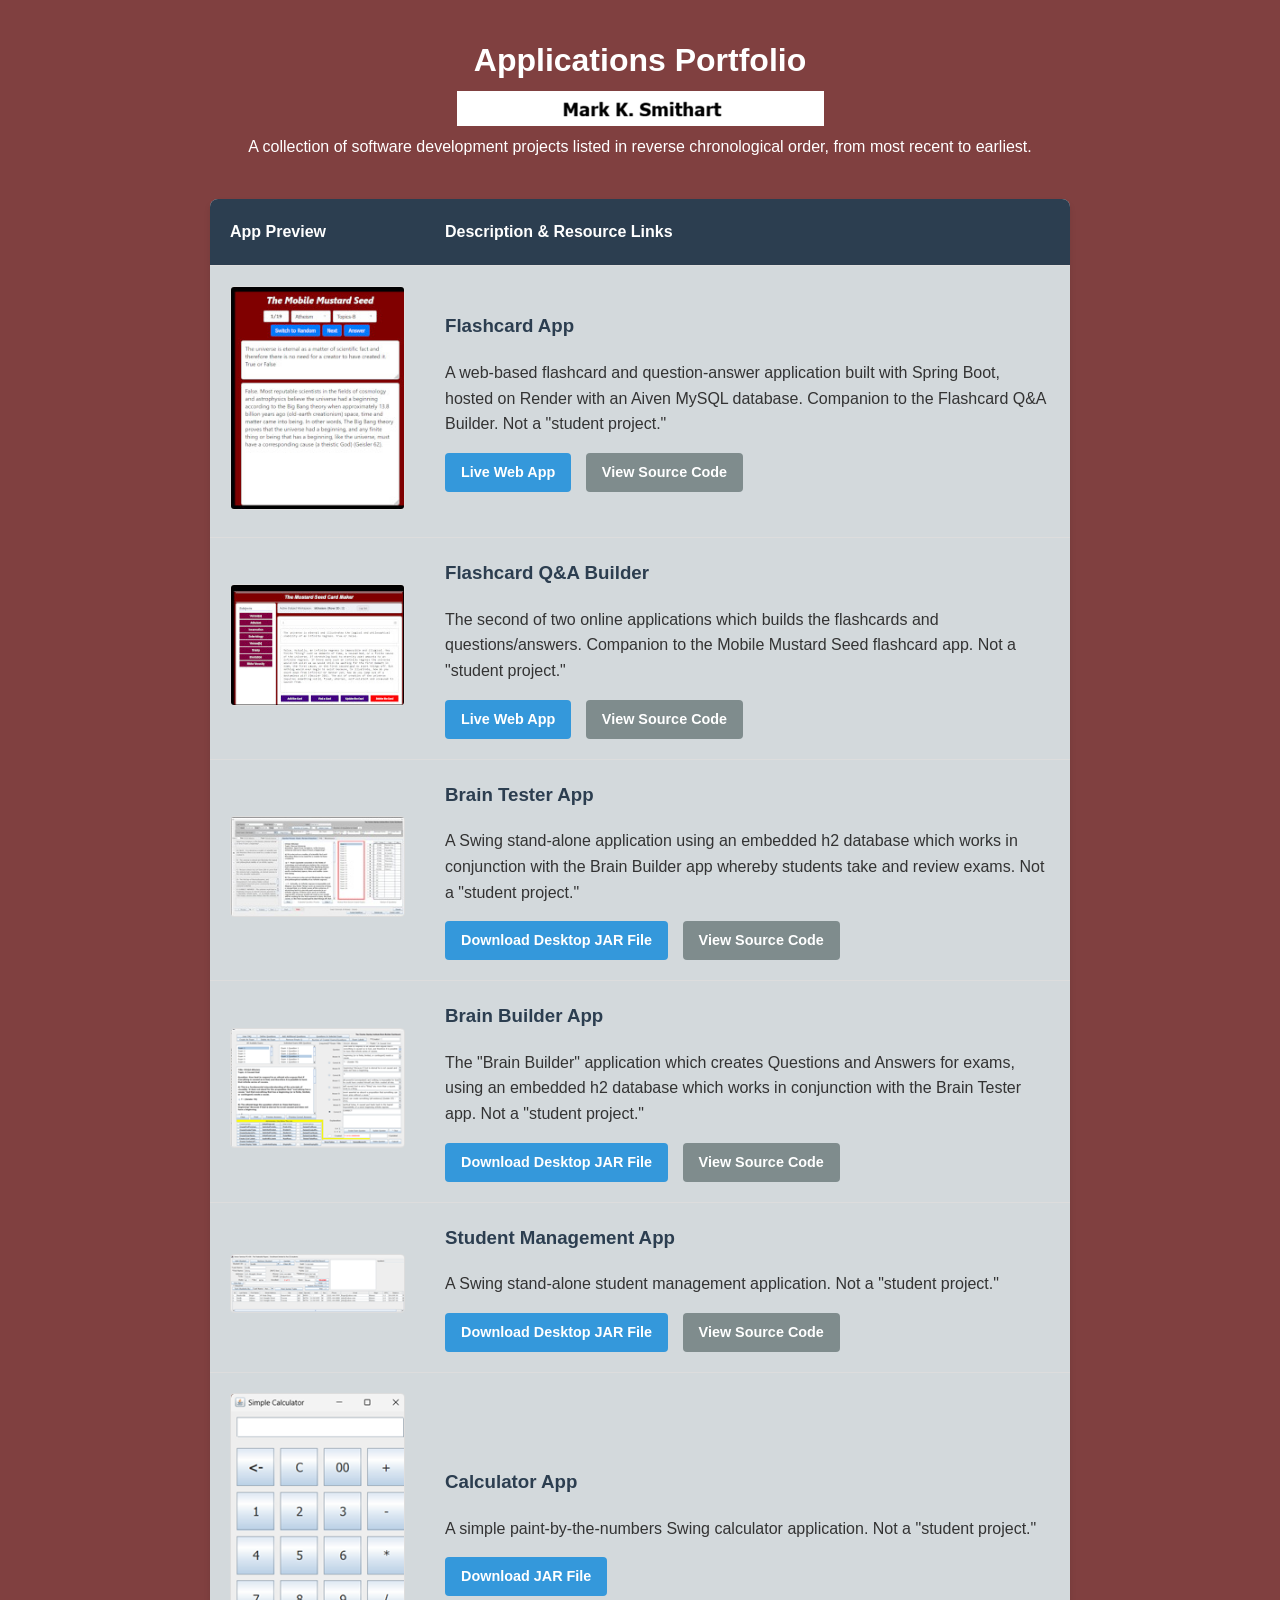
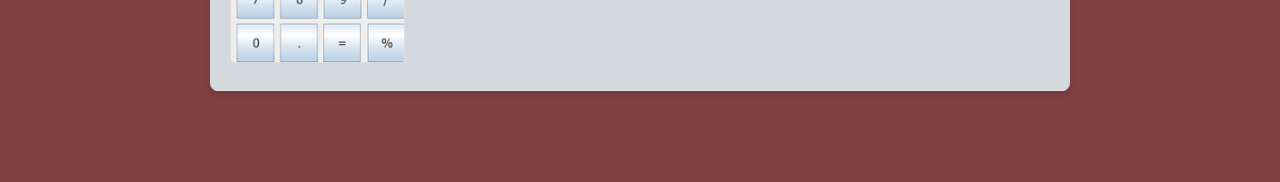
<file: index.html>
<!DOCTYPE html>
<html lang="en">
<head>
    <meta charset="UTF-8">
    <meta name="viewport" content="width=device-width, initial-scale=1.0">
    <title>My Developer Portfolio</title>
    <link rel="stylesheet" href="style.css">
</head>
<body>

    <div class="portfolio-container">

        <header>
            <h1>Applications Portfolio</h1>
            <img src="images/mksName-A.png" alt="mksNameEmail" class="staticComtactInfo">
            <p class="headPara">A collection of software development projects listed in reverse 
            chronological order, from most recent to earliest.</p>
        </header>

        <main>
            <table>
                <thead>
                    <tr>
                        <th class="col-thumb">App Preview</th>
                        <th class="col-desc">Description & Resource Links</th>
                    </tr>
                </thead>
                <tbody>
                    <!-- Row 1: Flashcard App  -->
                    <tr>
                        <td>
                            <!-- Wrapped the image in a link to its own HTML page -->
                            <a href="i-img-flashtaker.html">
                                <img src="images/thumb-flashtaker.jpg" alt="Flashcard App Thumbnail" class="clickable-thumb">
                            </a>
                        </td>
                        <td>
                            <h3>Flashcard App</h3>
                            <p>A web-based flashcard and question-answer application built with Spring Boot, hosted on Render with an 
                            Aiven MySQL database. Companion to the Flashcard Q&A Builder. Not a "student project."</p>
                            <div class="links">
                                <a href="https://flashcards-wwxk.onrender.com/" target="_blank" class="btn">Live Web App</a>
                                <a href="https://github.com/anothermark/flashcards" target="_blank" class="btn btn-secondary">View Source Code</a>
                            </div>
                        </td>
                    </tr>

                    <!-- Row 2: Flashcard Q&A Builder -->
                    <tr>
                        <td>
                            <!-- Wrapped the image in a link to its own HTML page -->
                            <a href="i-img-flashmaker.html">
                                <img src="images/thumb-flashmaker.jpg" alt="Exam Builder Thumbnail" class="clickable-thumb">
                            </a>
                        </td>
                        <td>
                            <h3>Flashcard Q&A Builder</h3>
                            <p>The second of two online applications which builds the flashcards and questions/answers. Companion to the 
                            Mobile Mustard Seed flashcard app. Not a "student project."</p>
                            <div class="links">
                                <a href="https://flashcards-wwxk.onrender.com/cardmaker/" target="_blank" class="btn">Live Web App</a>
                                <a href="https://github.com/anothermark/flashcards" target="_blank" class="btn btn-secondary">View Source Code</a>
                            </div>
                        </td>
                    </tr>
                    <!-- Row 3: Brain Tester App -->
                    <tr>
                        <td>
                            <!-- Wrapped the image in a link to its own HTML page -->
                            <a href="i-img-tester.html">
                                <img src="images/thumb-braintester.jpg" alt="Exam Tester App Thumbnail" class="clickable-thumb">
                            </a>
                        </td>
                        <td>
                            <h3>Brain Tester App</h3>
                            <p>A Swing stand-alone application using an embedded h2 database which works in conjunction with
                            the Brain Builder app whereby students take and review exams. Not a "student project."</p>
                            <div class="links">                                
                                <a href="https://github.com/anothermark/braintester/releases/download/v1.2.2/BrainTester-10-15-26-A.jar" target="_blank" class="btn">Download Desktop JAR File</a>
                                <a href="https://github.com/anothermark/braintester" target="_blank" class="btn btn-secondary">View Source Code</a>
                            </div>
                        </td>
                    </tr>
                    
                    <!-- Row 4: Brain Builder App -->
                    <tr>
                        <td>
                            <!-- Wrapped the image in a link to its own HTML page -->
                            <a href="i-img-builder.html">
                                <img src="images/thumb-brainbuilder.png" alt="Brainbuilder App Thumbnail" class="clickable-thumb">
                            </a>
                        </td>
                        <td>
                            <h3>Brain Builder App</h3>
                            <p>The "Brain Builder" application which creates Questions and Answers for exams, using an embedded h2 database which works in conjunction with
                            the Brain Tester app. Not a "student project."</p>
                            <div class="links">                                                                
                                <a href="https://github.com/anothermark/brainbuilder/releases/download/v1.2.2/BrainBuilder-10-15-26-A.jar" target="_blank" class="btn">Download Desktop JAR File</a>
                                <a href="https://github.com/anothermark/brainbuilder" target="_blank" class="btn btn-secondary">View Source Code</a>
                            </div>
                        </td>
                    </tr>
                    <!-- Row 5: Student Management App -->
                    <tr>
                        <td>
                            <!-- Wrapped the image in a link to its own HTML page -->
                            <a href="i-img-studmang.html">
                                <img src="images/thumb-studmanapp.png" alt="Flashcard App Thumbnail" class="clickable-thumb">
                            </a>
                        </td>
                        <td>
                            <h3>Student Management App</h3>
                            <p>A Swing stand-alone student management application. Not a "student project."</p>
                            <div class="links">                                                               
                                <a href="https://github.com/anothermark/StudentManagmentApp/releases/download/v1.2.2/studmanjar-H-10-15-26.jar" target="_blank" class="btn">Download Desktop JAR File</a>
                           		<a href="https://github.com/anothermark/StudentManagmentApp" target="_blank" class="btn btn-secondary">View Source Code</a>
                            </div>
                        </td>
                    </tr>
                    
                    <!-- Row 6: Simple Calulator -->
                    <tr>
                        <td>
                            <!-- Wrapped the image in a link to its own HTML page -->
                            <a href="i-img-calc.html">
                                <img src="images/thumb-calculator.png" alt="Flashcard App Thumbnail" class="clickable-thumb">
                            </a>
                        </td>
                        <td>
                            <h3>Calculator App</h3>
                            <p>A simple paint-by-the-numbers Swing calculator application. Not a "student project."</p>
                            <div class="links">                                                               
                                <a href="https://github.com/anothermark/calculator/releases/download/v1.0.0/MarksCalculator.jar" target="_blank" class="btn">Download JAR File</a>
                            </div>
                        </td>
                    </tr>

                    <!-- Repeat this structure for rows 3-6, changing the <a href="..."> to match each app's preview page -->

                </tbody>
            </table>
        </main>
        <br>
        <br>

    </div>
<script data-goatcounter="https://mks-portfolio.goatcounter.com/count"
        async src="//gc.zgo.at/count.js"></script>
</body>
</html>
</file>
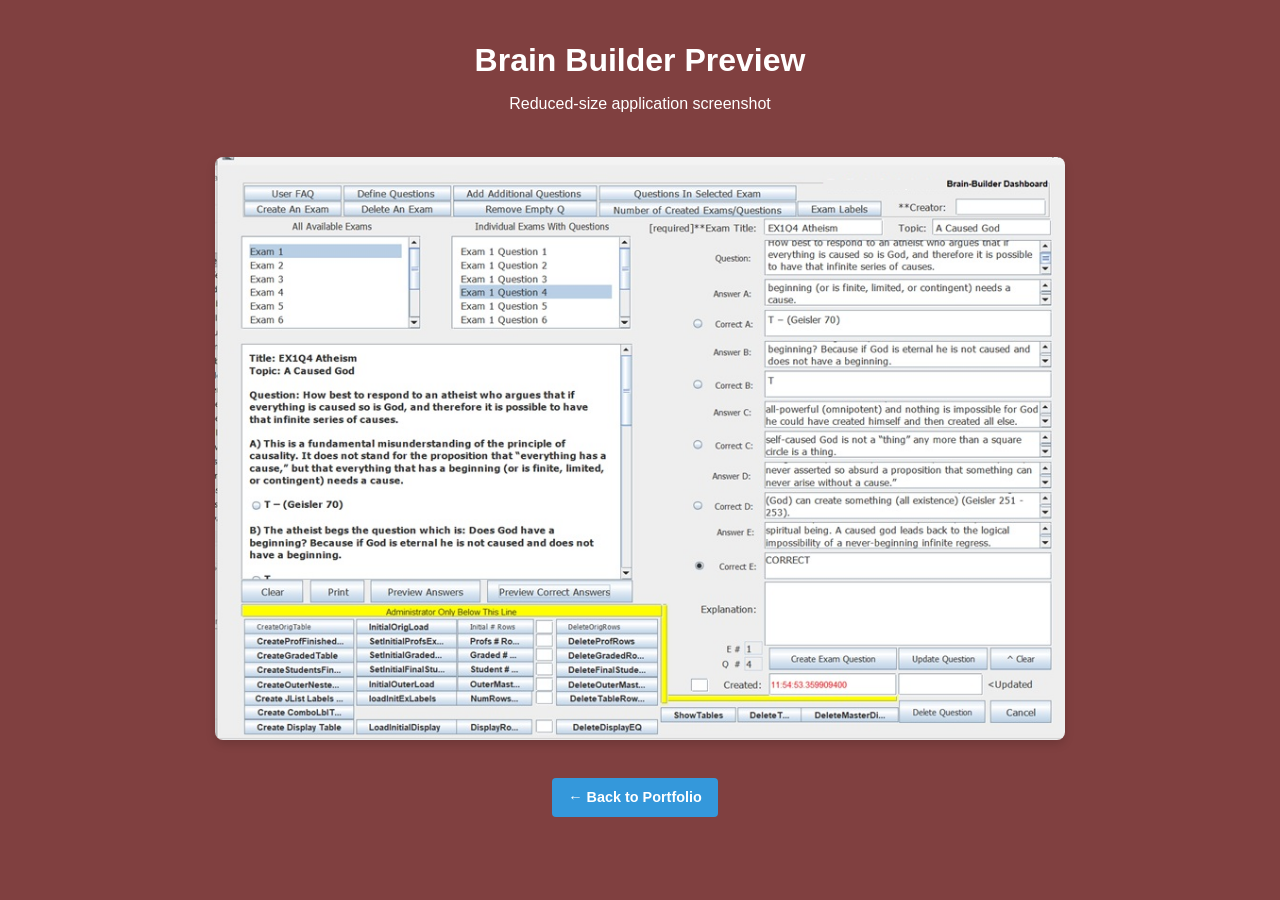
<file: i-img-builder.html>
<!DOCTYPE html>
<html lang="en">
<head>
    <meta charset="UTF-8">
    <meta name="viewport" content="width=device-width, initial-scale=1.0">
    <title>Flashcard App - Screenshot Preview</title>
    <!-- Links to your main CSS file to keep the buttons and fonts consistent -->
    <link rel="stylesheet" href="style.css">
</head>
<body>

    <!-- Main centered container using your existing 900px wide rule -->
    <div class="portfolio-container" style="text-align: center;">
        
        <header>
            <h1>Brain Builder Preview</h1>
            <p>Reduced-size application screenshot</p>
        </header>

        <main>
            <!-- 1. The Large Image Container -->
            <div style="margin-bottom: 30px;">
                <img src="images/large-brainbuilder.png" 
                     alt="Brain Builder App Large Screenshot" 
                     style="width: 100%; max-width: 850px; height: auto; border-radius: 8px; box-shadow: 0 4px 10px rgba(0,0,0,0.15);">
            </div>

            <!-- 2. The Back Button (Reuses your existing .btn styling!) -->
            <div>
                <a href="index.html" class="btn">&larr; Back to Portfolio</a>
            </div>
        </main>

    </div>

</body>
</html>
</file>
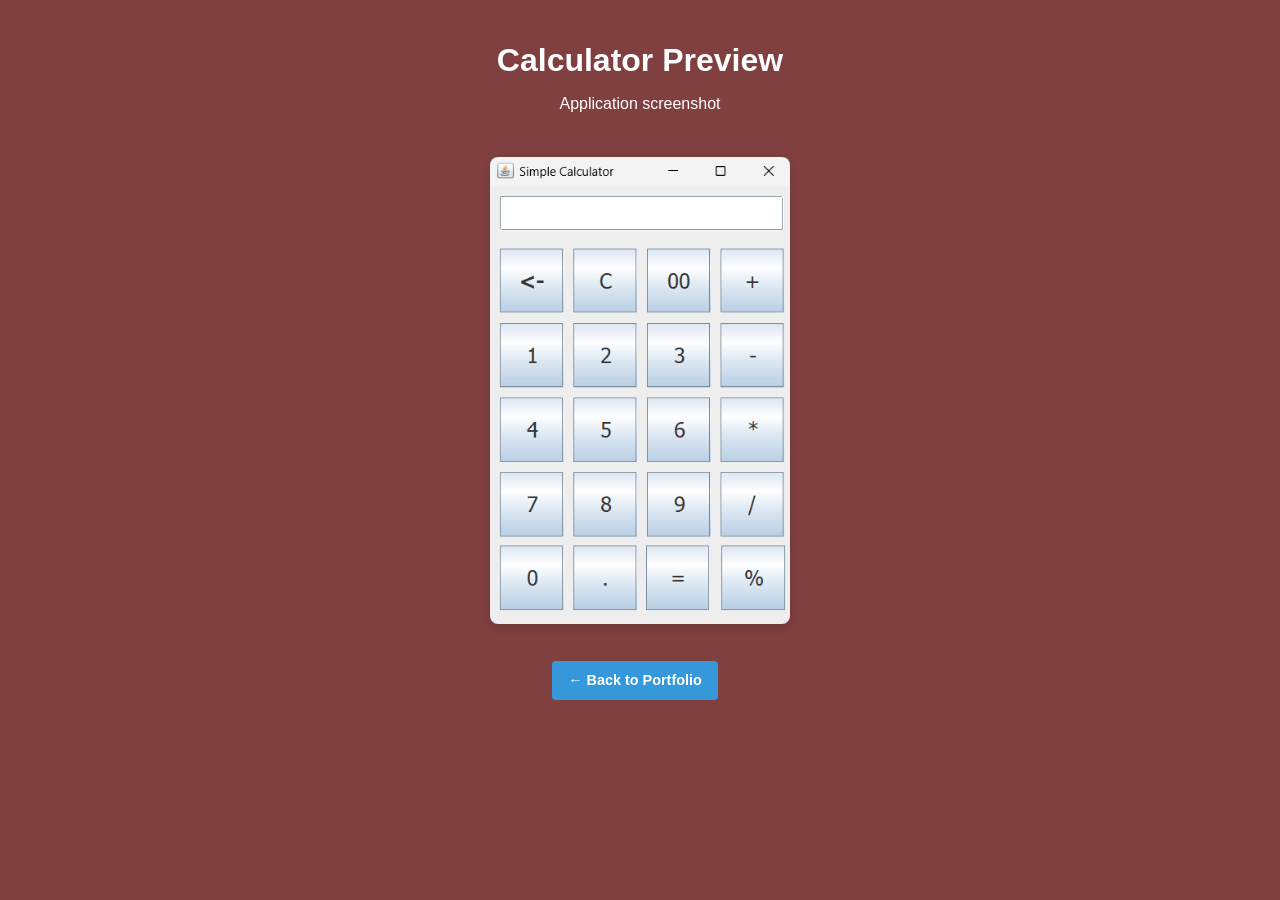
<file: i-img-calc.html>
<!DOCTYPE html>
<html lang="en">
<head>
    <meta charset="UTF-8">
    <meta name="viewport" content="width=device-width, initial-scale=1.0">
    <title>Flashcard App - Screenshot Preview</title>
    <!-- Links to your main CSS file to keep the buttons and fonts consistent -->
    <link rel="stylesheet" href="style.css">
</head>
<body>

    <!-- Main centered container using your existing 900px wide rule -->
    <div class="portfolio-container" style="text-align: center;">
        
        <header>
            <h1>Calculator Preview</h1>
            <p>Application screenshot</p>
        </header>

        <main>
            <!-- 1. The Large Image Container -->
            <div style="margin-bottom: 30px;">
                <img src="images/large-calculator.png" 
                     alt="Calculator App Large Screenshot" 
                     style="width: 100%; max-width: 300px; height: auto; border-radius: 8px; box-shadow: 0 4px 10px rgba(0,0,0,0.15);">
            </div>

            <!-- 2. The Back Button (Reuses your existing .btn styling!) -->
            <div>
                <a href="index.html" class="btn">&larr; Back to Portfolio</a>
            </div>
        </main>

    </div>

</body>
</html>
</file>
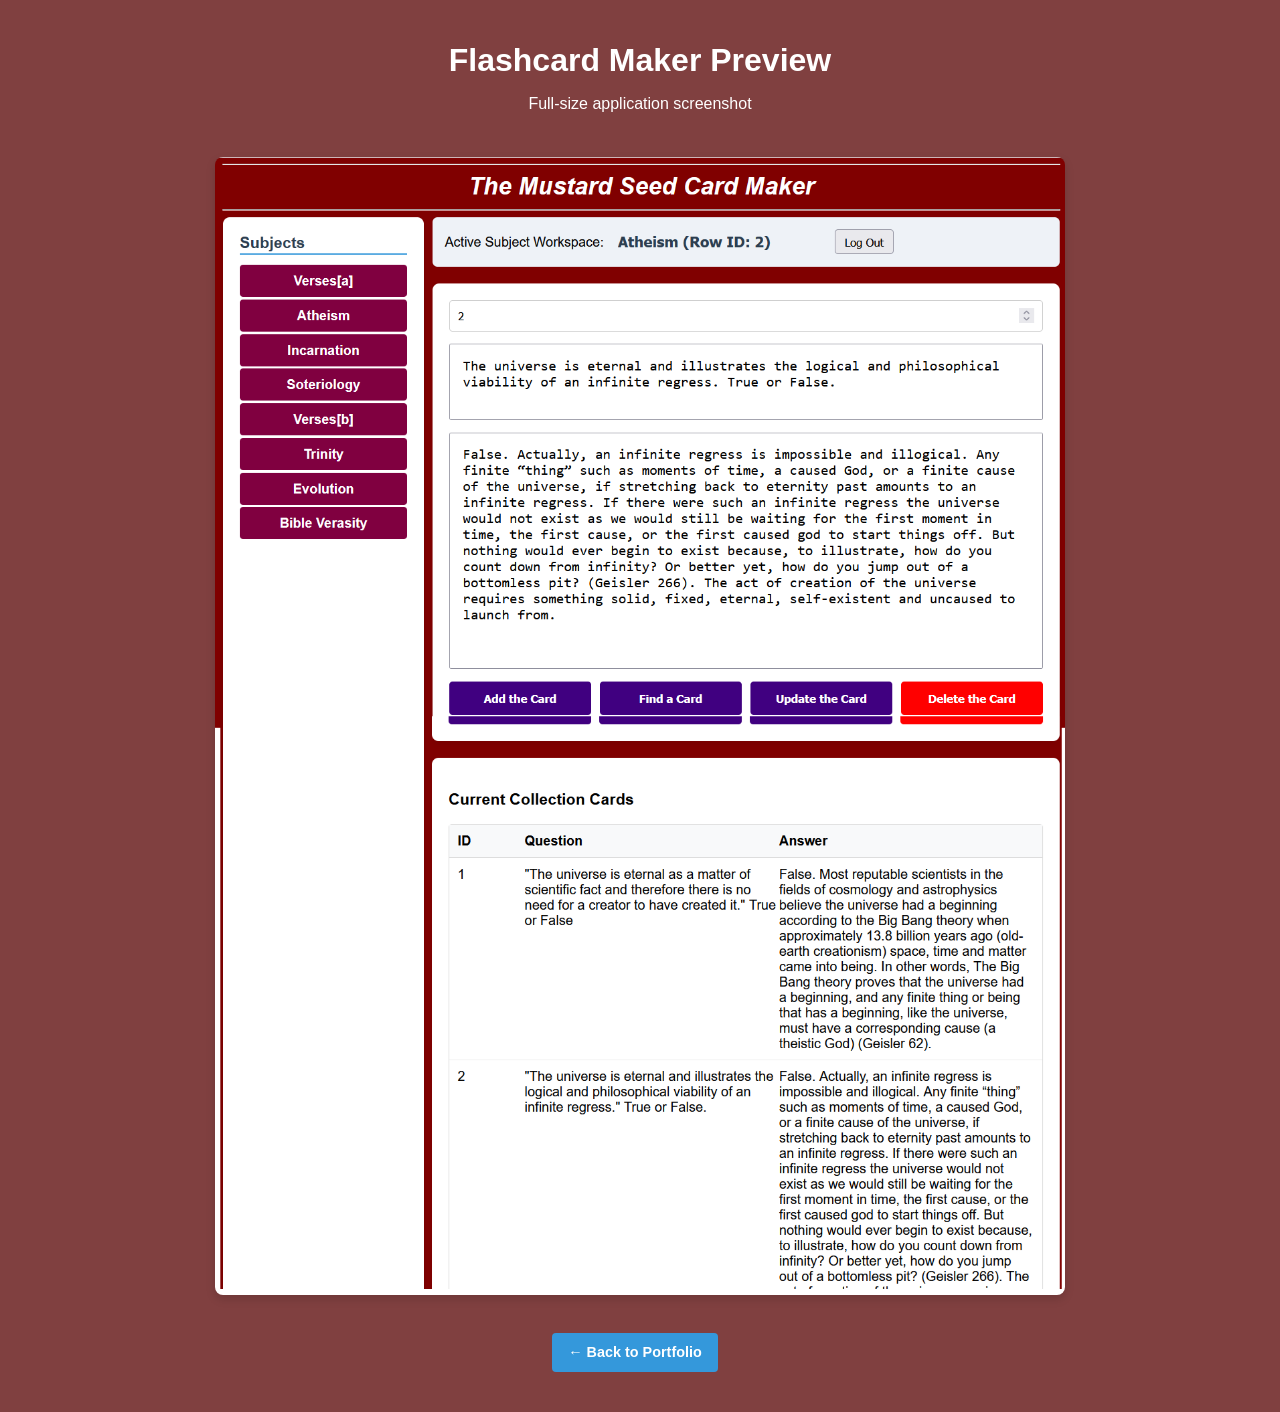
<file: i-img-flashmaker.html>
<!DOCTYPE html>
<html lang="en">
<head>
    <meta charset="UTF-8">
    <meta name="viewport" content="width=device-width, initial-scale=1.0">
    <title>Flashcard App - Screenshot Preview</title>
    <!-- Links to your main CSS file to keep the buttons and fonts consistent -->
    <link rel="stylesheet" href="style.css">
</head>
<body>

    <!-- Main centered container using your existing 900px wide rule -->
    <div class="portfolio-container" style="text-align: center;">
        
        <header>
            <h1>Flashcard Maker Preview</h1>
            <p>Full-size application screenshot</p>
        </header>

        <main>
            <!-- 1. The Large Image Container -->
            <div style="margin-bottom: 30px;">
                <img src="images/BigFlashmakerLong-11-3-26.png" 
                     alt="Flashcard Maker Large Screenshot" 
                     style="width: 100%; max-width: 850px; height: auto; border-radius: 8px; box-shadow: 0 4px 10px rgba(0,0,0,0.15);">
            </div>

            <!-- 2. The Back Button (Reuses your existing .btn styling!) -->
            <div>
                <a href="index.html" class="btn">&larr; Back to Portfolio</a>
            </div>
        </main>

    </div>

</body>
</html>
</file>
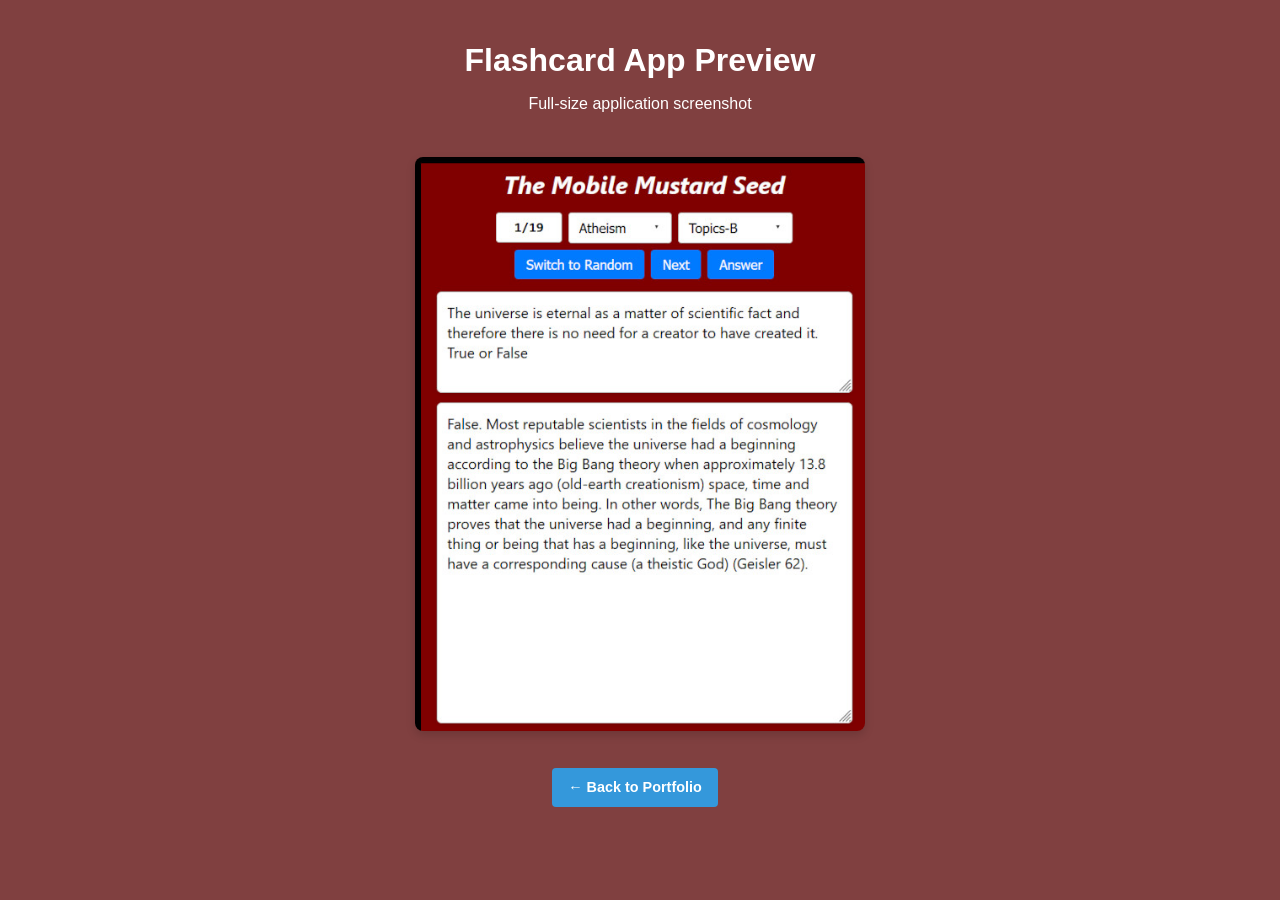
<file: i-img-flashtaker.html>
<!DOCTYPE html>
<html lang="en">
<head>
    <meta charset="UTF-8">
    <meta name="viewport" content="width=device-width, initial-scale=1.0">
    <title>Flashcard App - Screenshot Preview</title>
    <!-- Links to your main CSS file to keep the buttons and fonts consistent -->
    <link rel="stylesheet" href="style.css">
</head>
<body>

    <!-- Main centered container using your existing 900px wide rule -->
    <div class="portfolio-container" style="text-align: center;">
        
        <header>
            <h1>Flashcard App Preview</h1>
            <p>Full-size application screenshot</p>
        </header>

        <main>
            <!-- 1. The Large Image Container -->
            <div style="margin-bottom: 30px;">
                <img src="images/big-flashtaker.jpg" 
                     alt="Flashcard App Large Screenshot" 
                     style="width: 100%; max-width: 450px; height: auto; border-radius: 8px; box-shadow: 0 4px 10px rgba(0,0,0,0.15);">
            </div>

            <!-- 2. The Back Button (Reuses your existing .btn styling!) -->
            <div>
                <a href="index.html" class="btn">&larr; Back to Portfolio</a>
            </div>
        </main>

    </div>

</body>
</html>
</file>
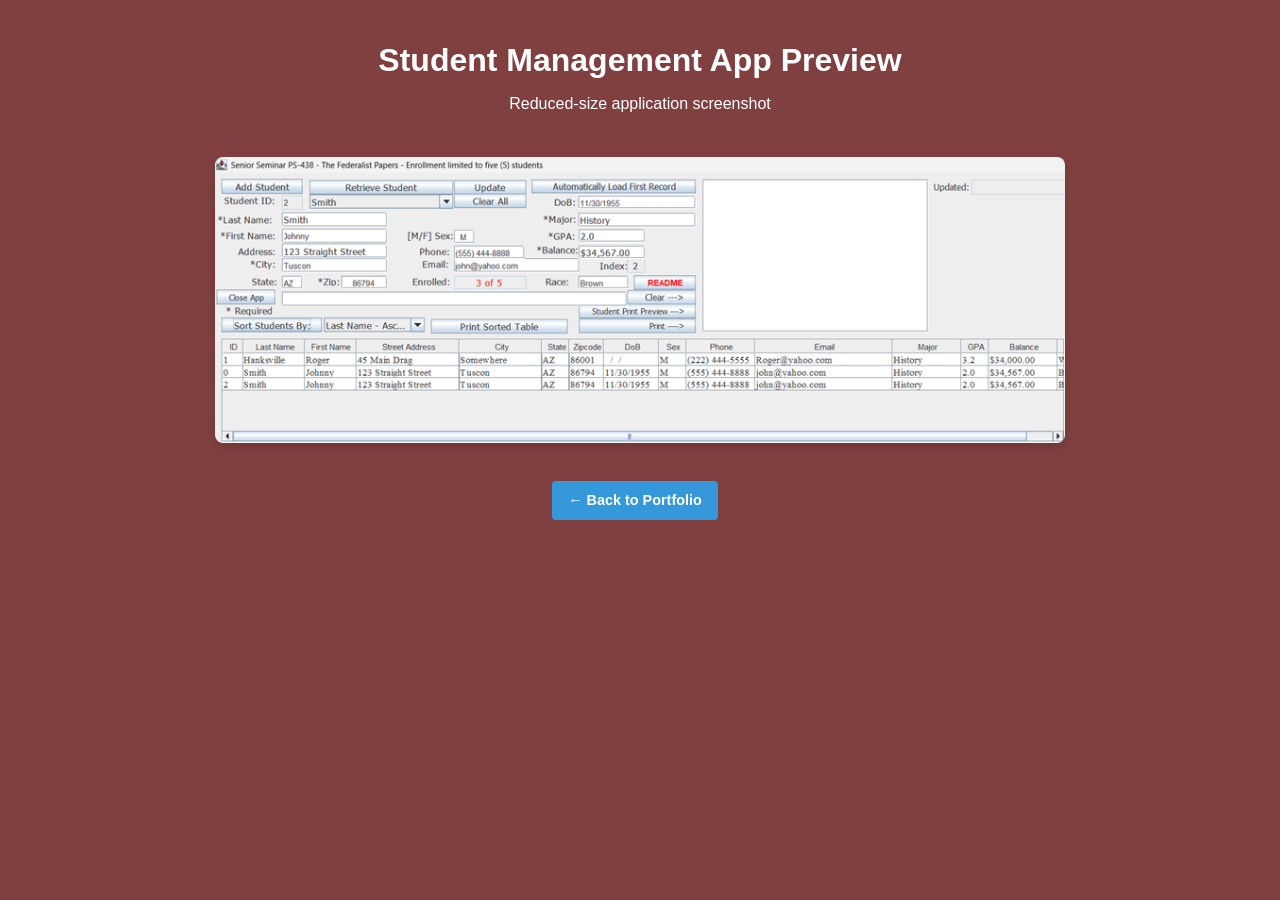
<file: i-img-studmang.html>
<!DOCTYPE html>
<html lang="en">
<head>
    <meta charset="UTF-8">
    <meta name="viewport" content="width=device-width, initial-scale=1.0">
    <title>Flashcard App - Screenshot Preview</title>
    <!-- Links to your main CSS file to keep the buttons and fonts consistent -->
    <link rel="stylesheet" href="style.css">
</head>
<body>

    <!-- Main centered container using your existing 900px wide rule -->
    <div class="portfolio-container" style="text-align: center;">
        
        <header>
            <h1>Student Management App Preview</h1>
            <p>Reduced-size application screenshot</p>
        </header>

        <main>
            <!-- 1. The Large Image Container -->
            <div style="margin-bottom: 30px;">
                <img src="images/large-studmanapp.png" 
                     alt="Student Management App Large Screenshot" 
                     style="width: 100%; max-width: 850px; height: auto; border-radius: 8px; box-shadow: 0 4px 10px rgba(0,0,0,0.15);">
            </div>

            <!-- 2. The Back Button (Reuses your existing .btn styling!) -->
            <div>
                <a href="index.html" class="btn">&larr; Back to Portfolio</a>
            </div>
        </main>

    </div>

</body>
</html>
</file>
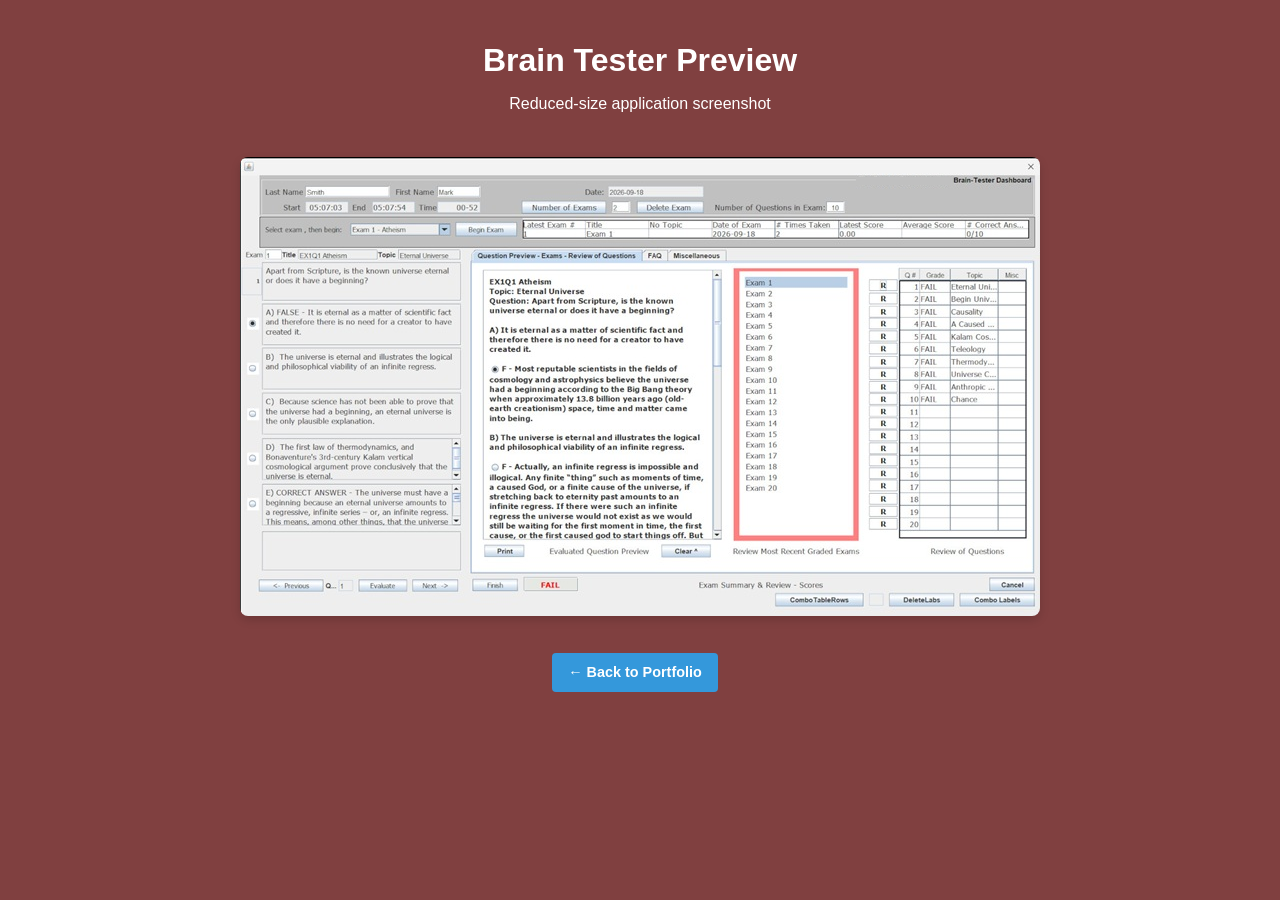
<file: i-img-tester.html>
<!DOCTYPE html>
<html lang="en">
<head>
    <meta charset="UTF-8">
    <meta name="viewport" content="width=device-width, initial-scale=1.0">
    <title>Flashcard App - Screenshot Preview</title>
    <!-- Links to your main CSS file to keep the buttons and fonts consistent -->
    <link rel="stylesheet" href="style.css">
</head>
<body>

    <!-- Main centered container using your existing 900px wide rule -->
    <div class="portfolio-container" style="text-align: center;">
        
        <header>
            <h1>Brain Tester Preview</h1>
            <p>Reduced-size application screenshot</p>
        </header>

        <main>
            <!-- 1. The Large Image Container -->
            <div style="margin-bottom: 30px;">
                <img src="images/big-braintester.png" 
                     alt="Brain Tester App Large Screenshot" 
                     style="width: 100%; max-width: 800px; height: auto; border-radius: 8px; box-shadow: 0 4px 10px rgba(0,0,0,0.15);">
            </div>

            <!-- 2. The Back Button (Reuses your existing .btn styling!) -->
            <div>
                <a href="index.html" class="btn">&larr; Back to Portfolio</a>
            </div>
        </main>

    </div>

</body>
</html>
</file>
<file: style.css>
*, *::before, *::after {
    box-sizing: border-box;
}

img {
    max-width: 100%;
    height: auto;
}

/* General Setup */
body {
    font-family: Arial, sans-serif;
    line-height: 1.6;
    margin: 0;
    padding: 20px;
    background-color: rgb(128, 64, 64);
    color: #333;
}

.portfolio-container {
    max-width: 900px;   /* Limits the width to exactly 800px */
    margin: 0 auto;     /* Centers the container horizontally on the screen */
    padding: 5px 20px 20px 20px; /* Reduces top padding to 5px, keeps sides/bottom at 20px */
}

header {
    text-align: center;
    margin-top: 10px;      /* Reduces space between the very top of the screen and the title */
    margin-bottom: 20px;   /* Reduces space between the subtitle and your table */
}

header h1 {
    margin-top: 0;         /* Strips away default browser spacing above the main title */
    margin-bottom: 5px;    /* Tightens space between main title and subtitle */
    color: white;
}

header p {
    margin-top: 0;         /* Tightens space above the subtitle text */
    margin-bottom: 0;
    color: white;
}

header {
    text-align: center;
    margin-bottom: 40px;
}

/* Table Styling */
table {
    width: 100%;        /* Forces the table to expand to the full 800px container */
    border-collapse: collapse;
    background: rgb(211, 217, 220);
    box-shadow: 0 4px 6px rgba(0,0,0,0.1);
    border-radius: 8px;
    overflow: hidden;
}

th, td {
    padding: 20px;
    text-align: left;
    border-bottom: 1px solid #ddd;
}

th {
    background-color: #2c3e50;
    color: white;
}

.col-thumb { width: 25%; }
.col-desc { width: 75%; }

/* Thumbnails */
.clickable-thumb {
    width: 100%;
    max-width: 180px;
    height: auto;
    border-radius: 4px;
    cursor: pointer;
    transition: transform 0.2s;
    border: 1px solid #ddd;
}

.clickable-thumb:hover {
    transform: scale(1.05);
}

/* Typography & Buttons */
h3 { margin-top: 0; color: #2c3e50; }
.links { margin-top: 15px; }

.btn {
    display: inline-block;
    padding: 8px 16px;
    background-color: #3498db;
    color: white;
    text-decoration: none;
    border-radius: 4px;
    margin-right: 10px;
    font-weight: bold;
    font-size: 0.9rem;
}

/* When the screen width is 600px or smaller (phones) */
@media (max-width: 600px) {
    .portfolio-container {
        padding: 5px 10px 10px 10px; /* Reduce side padding so content has more room */
    }

    /* Example: If you have a navigation bar that is horizontal on desktop, 
       this forces the links to stack vertically on top of each other for easy tapping */
    .nav-links {
        display: flex;
        flex-direction: column; 
        gap: 10px;
    }
}

.btn:hover { background-color: #2980b9; }
.btn-secondary { background-color: #7f8c8d; }
.btn-secondary:hover { background-color: #95a5a6; }
</file>
